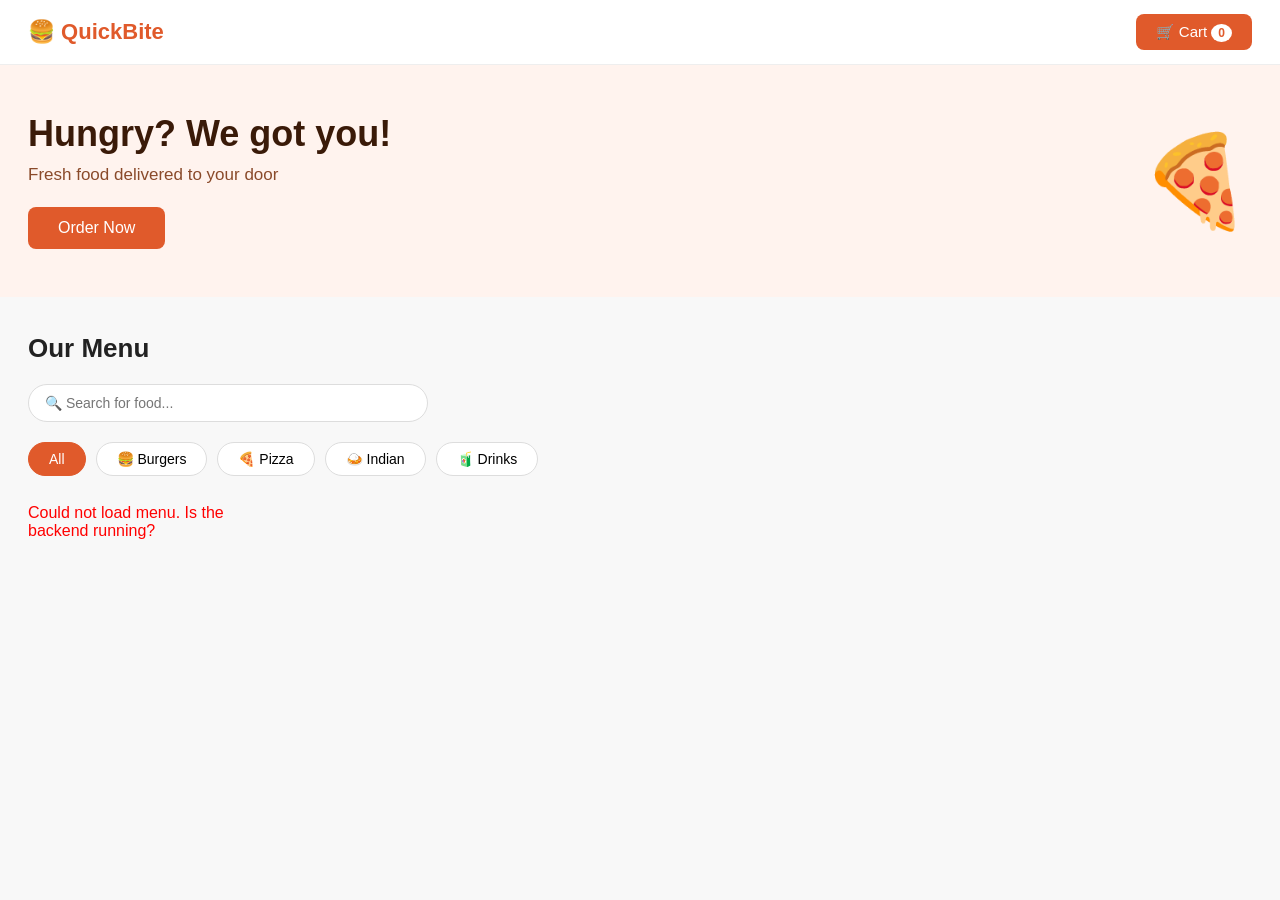
<file: foodapp/src/main/resources/static/index.html>
<!DOCTYPE html>
<html lang="en">
<head>
  <meta charset="UTF-8" />
  <meta name="viewport" content="width=device-width, initial-scale=1.0"/>
  <title>QuickBite - Food Delivery</title>
  <link rel="stylesheet" href="style.css" />
</head>
<body>

  <!-- NAVBAR -->
  <nav class="navbar">
    <div class="logo">🍔 QuickBite</div>
    <button class="cart-btn" onclick="toggleCart()">
      🛒 Cart <span class="cart-count" id="cart-count">0</span>
    </button>
  </nav>

  <!-- HERO -->
  <div class="hero">
    <div class="hero-text">
      <h1>Hungry? We got you!</h1>
      <p>Fresh food delivered to your door</p>
      <button onclick="document.getElementById('menu').scrollIntoView({behavior:'smooth'})">
        Order Now
      </button>
    </div>
    <div class="hero-emoji">🍕</div>
  </div>

  <!-- MENU -->
  <section class="menu-section" id="menu">
    <h2>Our Menu</h2>

    <!-- SEARCH BAR -->
    <div class="search-bar">
      <input type="text" id="search-input" placeholder="🔍 Search for food..." oninput="searchFood(this.value)" />
    </div>

    <!-- CATEGORIES -->
    <div class="categories">
      <button class="cat-btn active" onclick="filterMenu('all', this)">All</button>
      <button class="cat-btn" onclick="filterMenu('Burger', this)">🍔 Burgers</button>
      <button class="cat-btn" onclick="filterMenu('Pizza', this)">🍕 Pizza</button>
      <button class="cat-btn" onclick="filterMenu('Indian', this)">🍛 Indian</button>
      <button class="cat-btn" onclick="filterMenu('Drinks', this)">🧃 Drinks</button>
    </div>

    <!-- FOOD CARDS -->
    <div class="food-grid" id="food-grid">
      <p class="loading">Loading menu...</p>
    </div>
  </section>

  <!-- CART SIDEBAR -->
  <div class="overlay" id="overlay" onclick="toggleCart()"></div>
  <div class="cart-sidebar" id="cart-sidebar">
    <div class="cart-header">
      <h2>Your Cart</h2>
      <button onclick="toggleCart()">✕</button>
    </div>
    <div class="cart-items" id="cart-items">
      <p class="empty-msg">Your cart is empty</p>
    </div>
    <div class="cart-footer">
      <div class="cart-total">Total: <strong id="cart-total">₹0</strong></div>
      <button class="checkout-btn" onclick="goToPayment()">Checkout</button>
    </div>
  </div>

  <!-- CHECKOUT MODAL -->
  <div class="modal-overlay" id="modal-overlay">
    <div class="modal">
      <h2>Place Your Order</h2>
      <input type="text" id="customer-name" placeholder="Your name" />
      <input type="text" id="customer-address" placeholder="Delivery address" />
      <p>Items: <span id="modal-items"></span></p>
      <p>Total: <strong id="modal-total"></strong></p>
      <div class="modal-btns">
        <button onclick="closeModal()">Cancel</button>
        <button class="confirm-btn" onclick="placeOrder()">Confirm Order</button>
      </div>
    </div>
  </div>

  <script src="app.js"></script>
</body>
</html>
</file>
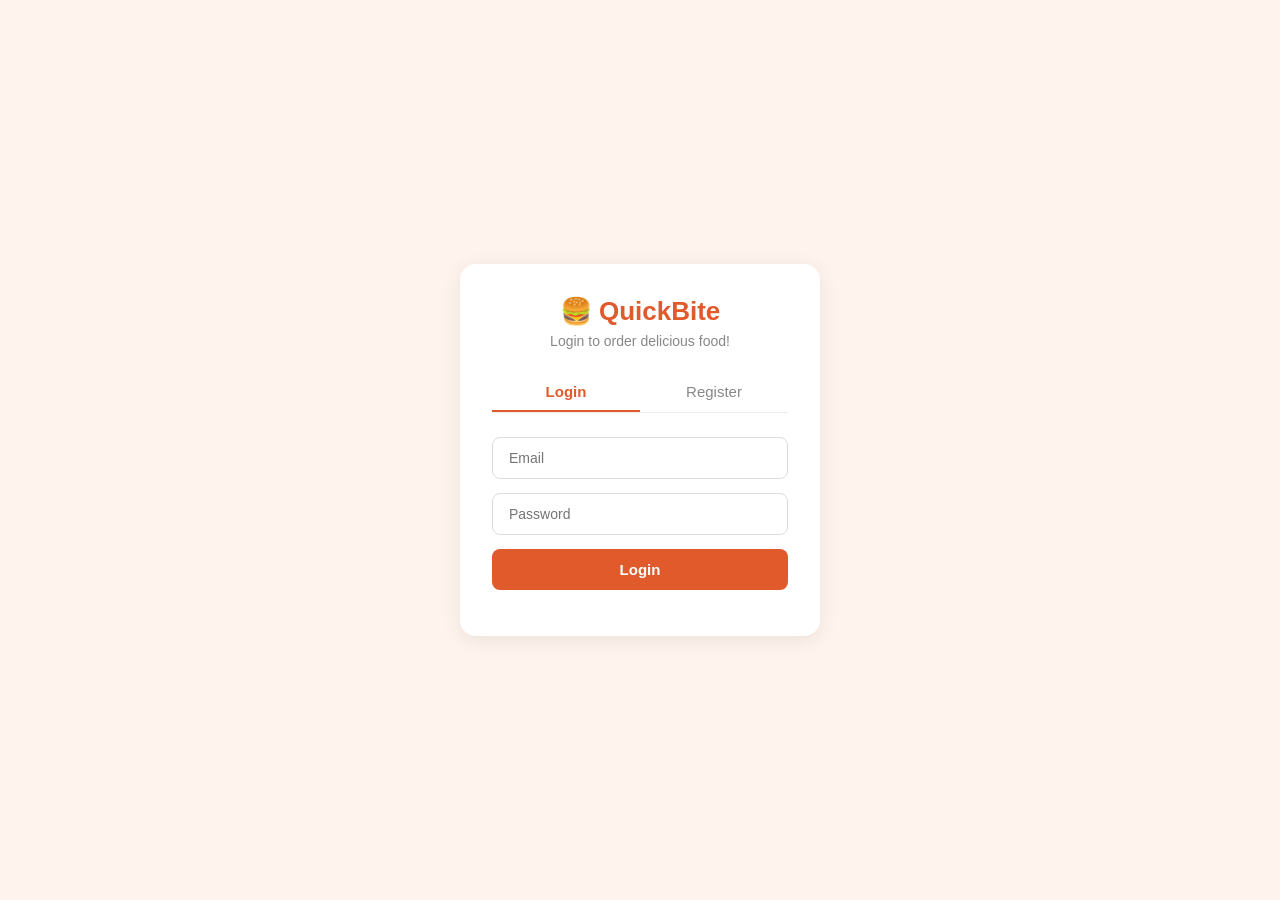
<file: foodapp/src/main/resources/static/login.html>
<!DOCTYPE html>
<html lang="en">
<head>
  <meta charset="UTF-8" />
  <meta name="viewport" content="width=device-width, initial-scale=1.0"/>
  <title>QuickBite - Login</title>
  <link rel="stylesheet" href="login.css" />
</head>
<body>

  <div class="container">
    <div class="card">

      <div class="logo">🍔 QuickBite</div>
      <p class="tagline">Login to order delicious food!</p>

      <!-- TABS -->
      <div class="tabs">
        <button class="tab active" onclick="showTab('login')">Login</button>
        <button class="tab" onclick="showTab('register')">Register</button>
      </div>

      <!-- LOGIN FORM -->
      <div class="form" id="login-form">
        <input type="email" id="login-email" placeholder="Email" />
        <input type="password" id="login-password" placeholder="Password" />
        <button class="submit-btn" onclick="login()">Login</button>
        <p class="msg" id="login-msg"></p>
      </div>

      <!-- REGISTER FORM -->
      <div class="form" id="register-form" style="display:none">
        <input type="text" id="reg-name" placeholder="Full Name" />
        <input type="email" id="reg-email" placeholder="Email" />
        <input type="password" id="reg-password" placeholder="Password" />
        <button class="submit-btn" onclick="register()">Register</button>
        <p class="msg" id="register-msg"></p>
      </div>

    </div>
  </div>

  <script src="login.js"></script>
</body>
</html>
</file>
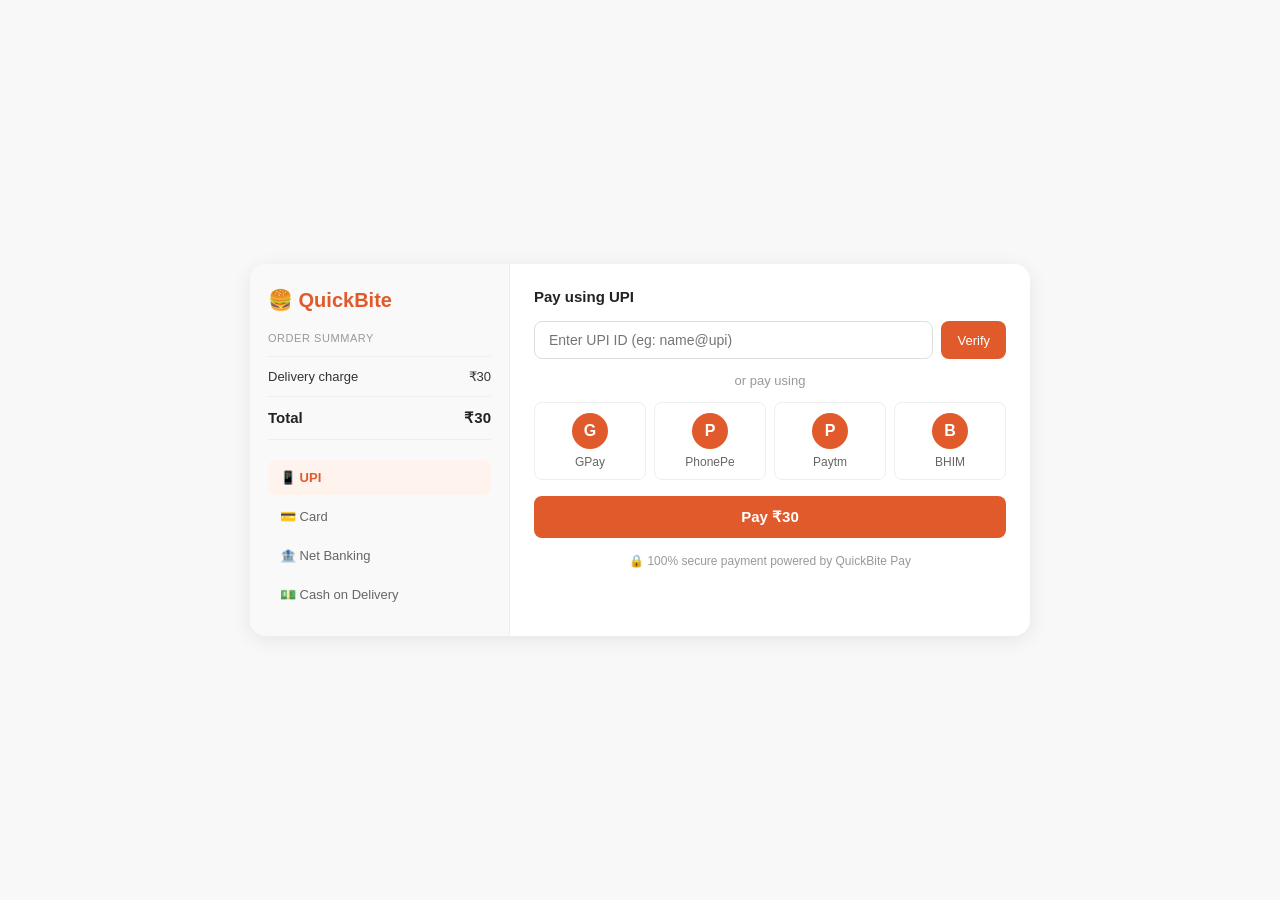
<file: foodapp/src/main/resources/static/payment.html>
<!DOCTYPE html>
<html lang="en">
<head>
  <meta charset="UTF-8" />
  <meta name="viewport" content="width=device-width, initial-scale=1.0"/>
  <title>QuickBite - Payment</title>
  <link rel="stylesheet" href="payment.css" />
</head>
<body>

  <!-- PAYMENT PAGE -->
  <div class="pay-wrap" id="pay-wrap">

    <!-- LEFT SIDE - Order Summary -->
    <div class="pay-left">
      <div class="logo">🍔 QuickBite</div>

      <div class="order-sum-title">Order Summary</div>
      <div id="order-items"></div>

      <hr class="divider"/>
      <div class="order-item">
        <span>Delivery charge</span><span>₹30</span>
      </div>
      <hr class="divider"/>
      <div class="total-row">
        <span>Total</span>
        <span id="total-amount">₹0</span>
      </div>

      <hr class="divider"/>

      <!-- Payment Methods -->
      <div class="method-list">
        <button class="method-btn active" onclick="showMethod('upi', this)">
          📱 UPI
        </button>
        <button class="method-btn" onclick="showMethod('card', this)">
          💳 Card
        </button>
        <button class="method-btn" onclick="showMethod('netbank', this)">
          🏦 Net Banking
        </button>
        <button class="method-btn" onclick="showMethod('cod', this)">
          💵 Cash on Delivery
        </button>
      </div>
    </div>

    <!-- RIGHT SIDE - Payment Form -->
    <div class="pay-right">

      <!-- UPI Section -->
      <div id="upi-section">
        <div class="section-title">Pay using UPI</div>
        <div class="upi-input-wrap">
          <input type="text" id="upi-id" placeholder="Enter UPI ID (eg: name@upi)"/>
          <button class="verify-btn" onclick="verifyUPI()">Verify</button>
        </div>
        <div class="or-text">or pay using</div>
        <div class="upi-apps">
          <div class="upi-app" onclick="payNow('UPI')">
            <div class="upi-icon">G</div>GPay
          </div>
          <div class="upi-app" onclick="payNow('UPI')">
            <div class="upi-icon">P</div>PhonePe
          </div>
          <div class="upi-app" onclick="payNow('UPI')">
            <div class="upi-icon">P</div>Paytm
          </div>
          <div class="upi-app" onclick="payNow('UPI')">
            <div class="upi-icon">B</div>BHIM
          </div>
        </div>
        <button class="pay-btn" onclick="payNow('UPI')">Pay <span class="pay-amount"></span></button>
      </div>

      <!-- Card Section -->
      <div id="card-section" style="display:none">
        <div class="section-title">Pay using Card</div>
        <div class="form-group">
          <label>Card Number</label>
          <input type="text" placeholder="1234 5678 9012 3456" maxlength="19" oninput="formatCard(this)"/>
        </div>
        <div class="form-group">
          <label>Cardholder Name</label>
          <input type="text" placeholder="Name on card"/>
        </div>
        <div class="row">
          <div class="form-group">
            <label>Expiry Date</label>
            <input type="text" placeholder="MM/YY" maxlength="5"/>
          </div>
          <div class="form-group">
            <label>CVV</label>
            <input type="password" placeholder="***" maxlength="3"/>
          </div>
        </div>
        <button class="pay-btn" onclick="payNow('Card')">Pay <span class="pay-amount"></span></button>
      </div>

      <!-- Net Banking Section -->
      <div id="netbank-section" style="display:none">
        <div class="section-title">Select your bank</div>
        <div class="netbank-list">
          <div class="bank-item" onclick="payNow('Net Banking')">🏦 SBI</div>
          <div class="bank-item" onclick="payNow('Net Banking')">🏦 HDFC Bank</div>
          <div class="bank-item" onclick="payNow('Net Banking')">🏦 ICICI Bank</div>
          <div class="bank-item" onclick="payNow('Net Banking')">🏦 Axis Bank</div>
          <div class="bank-item" onclick="payNow('Net Banking')">🏦 Kotak Bank</div>
          <div class="bank-item" onclick="payNow('Net Banking')">🏦 Punjab National</div>
        </div>
        <button class="pay-btn" onclick="payNow('Net Banking')">Pay <span class="pay-amount"></span></button>
      </div>

      <!-- Cash on Delivery Section -->
      <div id="cod-section" style="display:none">
        <div class="section-title">Cash on Delivery</div>
        <div class="cod-wrap">
          <div class="cod-icon">💵</div>
          <div class="cod-title">Pay when your order arrives!</div>
          <div class="cod-desc">Keep <span class="pay-amount"></span> ready in cash when the delivery partner arrives at your doorstep. No advance payment needed.</div>
          <button class="pay-btn cod-btn" onclick="payNow('Cash on Delivery')">Confirm Order</button>
        </div>
      </div>

      <div class="secure">🔒 100% secure payment powered by QuickBite Pay</div>
    </div>
  </div>

  <!-- SUCCESS PAGE -->
  <div class="success-wrap" id="success-wrap">
    <div class="success-icon">✅</div>
    <div class="success-title">Order Confirmed!</div>
    <div class="success-msg" id="success-msg">Your order has been placed successfully</div>
    <div class="order-id">Order ID: #QB<span id="oid"></span></div>
    <button class="track-btn" onclick="window.location.href='tracking.html'">Track Order</button>
    <button class="home-btn" onclick="window.location.href='index.html'">Back to Menu</button>
  </div>

  <script src="payment.js"></script>
</body>
</html>
</file>
<file: foodapp/src/main/resources/static/style.css>
* { box-sizing: border-box; margin: 0; padding: 0; }

body {
  font-family: 'Segoe UI', sans-serif;
  background: #f8f8f8;
  color: #222;
}

.navbar {
  display: flex;
  justify-content: space-between;
  align-items: center;
  padding: 14px 28px;
  background: white;
  border-bottom: 1px solid #eee;
  position: sticky;
  top: 0;
  z-index: 100;
}
.logo { font-size: 22px; font-weight: 600; color: #e05a2b; }
.cart-btn {
  background: #e05a2b;
  color: white;
  border: none;
  padding: 9px 20px;
  border-radius: 8px;
  font-size: 15px;
  cursor: pointer;
}
.cart-count {
  background: white;
  color: #e05a2b;
  border-radius: 50%;
  padding: 2px 7px;
  font-size: 12px;
  font-weight: 700;
}

.hero {
  background: #fff3ee;
  padding: 48px 28px;
  display: flex;
  justify-content: space-between;
  align-items: center;
}
.hero-text h1 { font-size: 36px; color: #3a1a08; margin-bottom: 10px; }
.hero-text p  { font-size: 17px; color: #8a4a2a; margin-bottom: 22px; }
.hero-text button {
  background: #e05a2b;
  color: white;
  border: none;
  padding: 12px 30px;
  border-radius: 8px;
  font-size: 16px;
  cursor: pointer;
}
.hero-emoji { font-size: 90px; }

.menu-section { padding: 36px 28px; }
.menu-section h2 { font-size: 26px; margin-bottom: 20px; }

.search-bar {
  margin-bottom: 20px;
}
.search-bar input {
  width: 100%;
  max-width: 400px;
  padding: 10px 16px;
  border: 1px solid #ddd;
  border-radius: 20px;
  font-size: 14px;
  outline: none;
}
.search-bar input:focus {
  border-color: #e05a2b;
}

.categories { display: flex; gap: 10px; flex-wrap: wrap; margin-bottom: 28px; }
.cat-btn {
  padding: 8px 20px;
  border-radius: 20px;
  border: 1px solid #ddd;
  background: white;
  font-size: 14px;
  cursor: pointer;
}
.cat-btn.active { background: #e05a2b; color: white; border-color: #e05a2b; }

.food-grid {
  display: grid;
  grid-template-columns: repeat(auto-fill, minmax(200px, 1fr));
  gap: 20px;
}
.food-card {
  background: white;
  border-radius: 12px;
  border: 1px solid #eee;
  overflow: hidden;
}
.food-emoji {
  width: 100%;
  height: 110px;
  background: #f5f5f5;
  display: flex;
  align-items: center;
  justify-content: center;
  font-size: 56px;
}
.food-info { padding: 12px; }
.food-name { font-size: 15px; font-weight: 600; margin-bottom: 4px; }
.food-desc { font-size: 12px; color: #888; margin-bottom: 10px; }
.food-bottom { display: flex; justify-content: space-between; align-items: center; }
.food-price { font-size: 16px; font-weight: 600; color: #e05a2b; }
.add-btn {
  background: #e05a2b;
  color: white;
  border: none;
  width: 30px;
  height: 30px;
  border-radius: 50%;
  font-size: 20px;
  cursor: pointer;
}
.loading { color: #aaa; font-size: 15px; }

.overlay {
  display: none;
  position: fixed; inset: 0;
  background: rgba(0,0,0,0.3);
  z-index: 200;
}
.overlay.open { display: block; }

.cart-sidebar {
  position: fixed;
  right: 0; top: 0;
  height: 100%;
  width: 300px;
  background: white;
  border-left: 1px solid #eee;
  z-index: 300;
  display: flex;
  flex-direction: column;
  transform: translateX(100%);
  transition: transform 0.25s;
}
.cart-sidebar.open { transform: translateX(0); }

.cart-header {
  display: flex;
  justify-content: space-between;
  align-items: center;
  padding: 16px;
  border-bottom: 1px solid #eee;
}
.cart-header button { background: none; border: none; font-size: 18px; cursor: pointer; }
.cart-items { flex: 1; overflow-y: auto; padding: 12px 16px; }
.empty-msg { color: #bbb; font-size: 14px; text-align: center; padding: 30px 0; }

.cart-item {
  display: flex;
  justify-content: space-between;
  align-items: center;
  padding: 10px 0;
  border-bottom: 1px solid #f0f0f0;
}
.cart-item-name { font-size: 13px; font-weight: 500; }
.cart-item-price { font-size: 13px; color: #e05a2b; }
.qty-controls { display: flex; align-items: center; gap: 6px; }
.qty-btn {
  width: 24px; height: 24px;
  border: 1px solid #ddd;
  border-radius: 4px;
  background: #f9f9f9;
  cursor: pointer;
  font-size: 14px;
}

.cart-footer { padding: 16px; border-top: 1px solid #eee; }
.cart-total { font-size: 16px; margin-bottom: 12px; }
.checkout-btn {
  width: 100%;
  background: #e05a2b;
  color: white;
  border: none;
  padding: 12px;
  border-radius: 8px;
  font-size: 15px;
  cursor: pointer;
}

.modal-overlay {
  display: none;
  position: fixed; inset: 0;
  background: rgba(0,0,0,0.45);
  z-index: 400;
  align-items: center;
  justify-content: center;
}
.modal-overlay.open { display: flex; }

.modal {
  background: white;
  border-radius: 16px;
  padding: 28px;
  width: 360px;
  display: flex;
  flex-direction: column;
  gap: 14px;
}
.modal h2 { font-size: 20px; }
.modal input {
  padding: 10px 14px;
  border: 1px solid #ddd;
  border-radius: 8px;
  font-size: 14px;
  width: 100%;
}
.modal p { font-size: 14px; color: #555; }
.modal-btns { display: flex; gap: 10px; }
.modal-btns button {
  flex: 1; padding: 10px;
  border-radius: 8px;
  border: 1px solid #ddd;
  font-size: 14px;
  cursor: pointer;
  background: white;
}
.confirm-btn { background: #e05a2b !important; color: white; border-color: #e05a2b !important; }
</file>
<file: foodapp/src/main/resources/static/login.css>
* { box-sizing: border-box; margin: 0; padding: 0; }

body {
  font-family: 'Segoe UI', sans-serif;
  background: #fff3ee;
  height: 100vh;
  display: flex;
  align-items: center;
  justify-content: center;
}

.container {
  width: 100%;
  max-width: 400px;
  padding: 20px;
}

.card {
  background: white;
  border-radius: 16px;
  padding: 32px;
  box-shadow: 0 4px 20px rgba(0,0,0,0.08);
}

.logo {
  font-size: 26px;
  font-weight: 700;
  color: #e05a2b;
  text-align: center;
  margin-bottom: 6px;
}

.tagline {
  text-align: center;
  color: #888;
  font-size: 14px;
  margin-bottom: 24px;
}

.tabs {
  display: flex;
  margin-bottom: 24px;
  border-bottom: 1px solid #eee;
}

.tab {
  flex: 1;
  padding: 10px;
  border: none;
  background: none;
  font-size: 15px;
  cursor: pointer;
  color: #888;
  border-bottom: 2px solid transparent;
}

.tab.active {
  color: #e05a2b;
  border-bottom: 2px solid #e05a2b;
  font-weight: 600;
}

.form {
  display: flex;
  flex-direction: column;
  gap: 14px;
}

.form input {
  padding: 12px 16px;
  border: 1px solid #ddd;
  border-radius: 8px;
  font-size: 14px;
  outline: none;
}

.form input:focus {
  border-color: #e05a2b;
}

.submit-btn {
  background: #e05a2b;
  color: white;
  border: none;
  padding: 12px;
  border-radius: 8px;
  font-size: 15px;
  cursor: pointer;
  font-weight: 600;
}

.submit-btn:hover {
  background: #c44d22;
}

.msg {
  text-align: center;
  font-size: 13px;
  color: #e05a2b;
}
</file>
<file: foodapp/src/main/resources/static/payment.css>
* { box-sizing: border-box; margin: 0; padding: 0; }

body {
  font-family: 'Segoe UI', sans-serif;
  background: #f8f8f8;
  min-height: 100vh;
  display: flex;
  align-items: center;
  justify-content: center;
  padding: 20px;
}

/* PAYMENT WRAP */
.pay-wrap {
  display: flex;
  background: white;
  border-radius: 16px;
  overflow: hidden;
  box-shadow: 0 4px 20px rgba(0,0,0,0.08);
  width: 100%;
  max-width: 780px;
}

/* LEFT SIDE */
.pay-left {
  width: 260px;
  background: #f9f9f9;
  border-right: 1px solid #eee;
  padding: 24px 18px;
  flex-shrink: 0;
}

.logo {
  font-size: 20px;
  font-weight: 600;
  color: #e05a2b;
  margin-bottom: 20px;
}

.order-sum-title {
  font-size: 11px;
  color: #999;
  text-transform: uppercase;
  letter-spacing: 0.05em;
  margin-bottom: 12px;
}

.order-item {
  display: flex;
  justify-content: space-between;
  font-size: 13px;
  color: #333;
  margin-bottom: 8px;
}

.divider {
  border: none;
  border-top: 1px solid #eee;
  margin: 12px 0;
}

.total-row {
  display: flex;
  justify-content: space-between;
  font-size: 15px;
  font-weight: 600;
  color: #222;
}

.method-list {
  display: flex;
  flex-direction: column;
  gap: 4px;
  margin-top: 20px;
}

.method-btn {
  display: flex;
  align-items: center;
  gap: 10px;
  padding: 10px 12px;
  border-radius: 8px;
  border: none;
  background: none;
  cursor: pointer;
  font-size: 13px;
  color: #666;
  text-align: left;
}

.method-btn.active {
  background: #fff3ee;
  color: #e05a2b;
  font-weight: 600;
}

/* RIGHT SIDE */
.pay-right {
  flex: 1;
  padding: 24px;
}

.section-title {
  font-size: 15px;
  font-weight: 600;
  color: #222;
  margin-bottom: 16px;
}

/* UPI */
.upi-input-wrap {
  display: flex;
  gap: 8px;
  margin-bottom: 14px;
}

.upi-input-wrap input {
  flex: 1;
  padding: 10px 14px;
  border: 1px solid #ddd;
  border-radius: 8px;
  font-size: 14px;
}

.verify-btn {
  background: #e05a2b;
  color: white;
  border: none;
  padding: 10px 16px;
  border-radius: 8px;
  font-size: 13px;
  cursor: pointer;
}

.or-text {
  font-size: 13px;
  color: #999;
  text-align: center;
  margin-bottom: 14px;
}

.upi-apps {
  display: grid;
  grid-template-columns: repeat(4, 1fr);
  gap: 8px;
  margin-bottom: 16px;
}

.upi-app {
  border: 1px solid #eee;
  border-radius: 8px;
  padding: 10px 6px;
  text-align: center;
  cursor: pointer;
  font-size: 12px;
  color: #666;
}

.upi-app:hover { background: #f9f9f9; }

.upi-icon {
  width: 36px;
  height: 36px;
  border-radius: 50%;
  background: #e05a2b;
  color: white;
  display: flex;
  align-items: center;
  justify-content: center;
  font-weight: 600;
  font-size: 16px;
  margin: 0 auto 6px;
}

/* CARD */
.form-group {
  margin-bottom: 14px;
}

.form-group label {
  font-size: 12px;
  color: #888;
  display: block;
  margin-bottom: 6px;
}

.form-group input {
  width: 100%;
  padding: 10px 14px;
  border: 1px solid #ddd;
  border-radius: 8px;
  font-size: 14px;
}

.row {
  display: flex;
  gap: 12px;
}

.row .form-group { flex: 1; }

/* NET BANKING */
.netbank-list {
  display: grid;
  grid-template-columns: 1fr 1fr;
  gap: 8px;
  margin-bottom: 16px;
}

.bank-item {
  border: 1px solid #eee;
  border-radius: 8px;
  padding: 10px 12px;
  cursor: pointer;
  font-size: 13px;
  color: #333;
}

.bank-item:hover { background: #f9f9f9; }

/* CASH ON DELIVERY */
.cod-wrap {
  display: flex;
  flex-direction: column;
  align-items: center;
  text-align: center;
  gap: 14px;
  padding: 10px 0;
}

.cod-icon { font-size: 56px; }

.cod-title {
  font-size: 16px;
  font-weight: 600;
  color: #222;
}

.cod-desc {
  font-size: 13px;
  color: #666;
  line-height: 1.6;
  max-width: 300px;
}

.cod-btn { width: auto !important; padding: 10px 32px !important; }

/* PAY BUTTON */
.pay-btn {
  width: 100%;
  background: #e05a2b;
  color: white;
  border: none;
  padding: 12px;
  border-radius: 8px;
  font-size: 15px;
  font-weight: 600;
  cursor: pointer;
}

.pay-btn:hover { background: #c44d22; }

/* SECURE */
.secure {
  font-size: 12px;
  color: #999;
  margin-top: 16px;
  text-align: center;
}

/* SUCCESS PAGE */
.success-wrap {
  display: none;
  flex-direction: column;
  align-items: center;
  text-align: center;
  background: white;
  border-radius: 16px;
  padding: 48px 32px;
  width: 100%;
  max-width: 400px;
  box-shadow: 0 4px 20px rgba(0,0,0,0.08);
  gap: 14px;
}

.success-icon { font-size: 64px; }

.success-title {
  font-size: 22px;
  font-weight: 600;
  color: #222;
}

.success-msg {
  font-size: 14px;
  color: #666;
}

.order-id {
  background: #f5f5f5;
  border-radius: 8px;
  padding: 10px 24px;
  font-size: 14px;
  font-weight: 600;
  color: #333;
}

.track-btn {
  background: #e05a2b;
  color: white;
  border: none;
  padding: 12px 32px;
  border-radius: 8px;
  font-size: 15px;
  cursor: pointer;
  width: 100%;
}

.home-btn {
  background: white;
  color: #e05a2b;
  border: 1px solid #e05a2b;
  padding: 12px 32px;
  border-radius: 8px;
  font-size: 15px;
  cursor: pointer;
  width: 100%;
}
</file>
